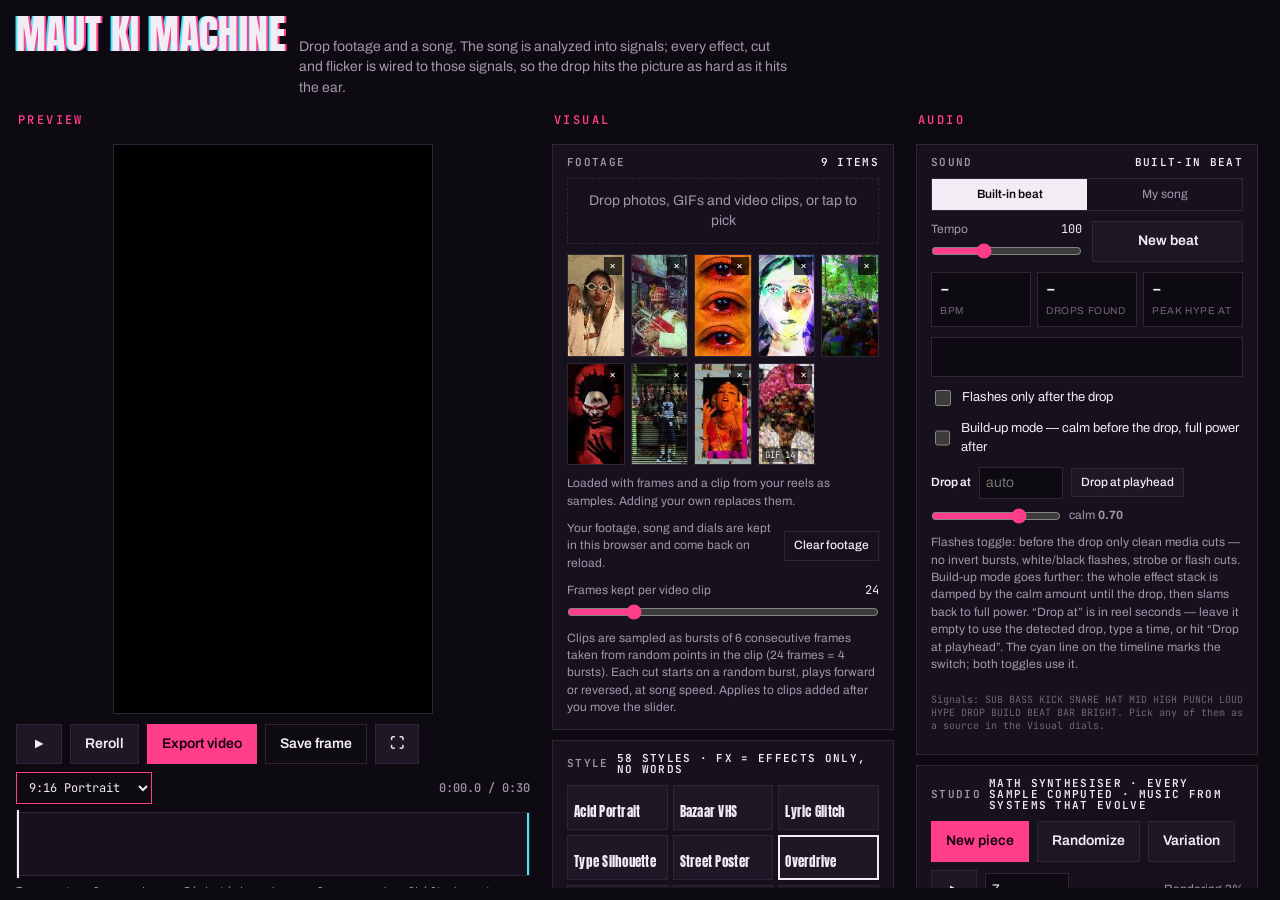
<file: index.html>
<!doctype html>
<html lang="en">
<head>
<meta charset="utf-8">
<meta name="viewport" content="width=device-width,initial-scale=1,viewport-fit=cover">
<title>Maut ki machine</title>
<meta name="claude:viewport-fit-sides" content="cover">
<link rel="preconnect" href="https://fonts.googleapis.com">
<link rel="preconnect" href="https://fonts.gstatic.com" crossorigin>
<link id="fontlink" rel="stylesheet" href="">
<link rel="stylesheet" href="css/app.css">
</head>
<body>
<header class="top">
  <h1>MAUT KI MACHINE</h1>
  <p>Drop footage and a song. The song is analyzed into signals; every effect, cut and flicker is wired to those signals, so the drop hits the picture as hard as it hits the ear.</p>
</header>

<main class="grid">
  <section class="stage" aria-label="Preview">
    <div class="coltitle">Preview</div>
    <div class="screen" id="screen">
      <canvas id="gl" width="720" height="1280" aria-label="Reel preview"></canvas>
      <div class="badge" id="badge" hidden></div>
      <div class="meters" id="meters" aria-hidden="true"></div>
      <div class="fsbar" id="fsbar"><button class="fsb" id="fsPlay" aria-label="Play">&#9654;</button><div class="fsseek" id="fsSeek"><div class="fsfill" id="fsFill"></div></div><span class="fstime" id="fsTime">0:00</span><button class="fsb" id="fsExit" aria-label="Exit full screen" title="Exit (Esc)">&#10005;</button></div>
    </div>
    <div class="transport">
      <div class="row">
        <button class="btn play" id="play" aria-label="Play">&#9654;</button>
        <button class="btn" id="reroll" title="New random cut (R)">Reroll</button>
        <button class="btn primary" id="export">Export video</button>
        <button class="btn ghost" id="still">Save frame</button>
        <button class="btn" id="fullscreen" title="Full screen preview (F)" aria-label="Full screen preview">&#x26F6;</button>
        <select id="aspect" class="fmt" aria-label="Video format" title="Video format (portrait / square / landscape)"><option value="portrait" selected>9:16 Portrait</option><option value="square">1:1 Square</option><option value="landscape">16:9 Landscape</option></select>
        <span class="time" id="time">0:00.0 / 0:30</span>
      </div>
      <div class="strip" id="strip"><canvas id="stripc" width="1120" height="128"></canvas><div class="shade" id="shadeL"></div><div class="shade" id="shadeR"></div><div class="head" id="head"></div></div>
      <div class="legend"><span>Top: cuts. Green: hype. Pink ticks: drops. Grey: words. Shift-drag to mark a render region.</span><span id="bpmInfo"></span></div>
    </div>
    <div class="stagescroll">
      <div class="row regionrow" style="width:100%">
        <span class="note" style="color:var(--fg);font-weight:600">Render region</span>
        <input class="num" id="rIn" type="number" step="0.1" min="0" placeholder="in" style="width:72px" aria-label="Region in, seconds">
        <span class="note">→</span>
        <input class="num" id="rOut" type="number" step="0.1" min="0" placeholder="out" style="width:72px" aria-label="Region out, seconds">
        <button class="btn sm" id="setIn" title="I">In at playhead</button><button class="btn sm" id="setOut" title="O">Out at playhead</button><button class="btn sm ghost" id="clearRegion" title="X">Whole reel</button>
        <span class="note" id="regionInfo"></span>
      </div>
    <div class="result" id="result" hidden></div>
    <div class="sec" id="exportSettings">
      <h2>Output</h2>
      <div class="two">
        <label class="f"><span>Length</span>
          <select id="length"><option value="15">15 s</option><option value="30" selected>30 s</option><option value="45">45 s</option><option value="60">60 s</option><option value="0">Whole song</option><option value="-1">Custom…</option></select>
          <input class="num" id="lenCustom" type="number" min="3" max="600" step="0.5" value="20" hidden aria-label="Custom length in seconds"></label>
        <label class="f"><span>Frame rate</span><select id="fps"><option value="30">30 fps</option><option value="60" selected>60 fps</option></select></label>
        <label class="f"><span>Preview size</span><select id="pvSize"><option value="540">540 × 960 (fast)</option><option value="720" selected>720 × 1280</option></select></label>
        <label class="f"><span>Export size</span><select id="exSize"><option value="720">720 × 1280</option><option value="1080" selected>1080 × 1920</option></select></label>
        <label class="f"><span>Export quality</span><select id="exQ"><option value="8">Good (8 Mbps)</option><option value="16" selected>High (16 Mbps)</option><option value="28">Max (28 Mbps)</option></select></label>
      </div>
      <p class="note">Rendering on: <b id="gpuName" style="color:var(--fg)">…</b></p>
      <p class="note" id="gpuHint" hidden>That is the integrated GPU. On Windows, Chrome picks its GPU at startup from the system setting: Settings → System → Display → Graphics → add chrome.exe → Options → <b>High performance</b>, then quit Chrome fully and reopen. (Or NVIDIA Control Panel → Manage 3D settings → Program Settings → Chrome → High-performance NVIDIA processor.)</p>
      <p class="note" id="exNote">Export renders frame by frame and encodes with your GPU, so it is never laggy, whatever the preview speed. Same seed and dials always give the same reel.</p>
    </div>
    </div>
  </section>

  <aside class="rack" id="visualRack" aria-label="Visual controls">
    <div class="coltitle">Visual</div>
    <div class="sec">
      <h2>Footage <b id="mediaCount"></b></h2>
      <label class="drop" id="drop">Drop photos, GIFs and video clips, or tap to pick
        <input type="file" id="mediaIn" accept="image/*,video/*" multiple></label>
      <div class="thumbs" id="thumbs"></div>
      <p class="note" id="sampleNote">Loaded with frames and a clip from your reels as samples. Adding your own replaces them.</p>
      <div class="row"><p class="note" style="flex:1">Your footage, song and dials are kept in this browser and come back on reload.</p><button class="btn sm ghost" id="clearMedia">Clear footage</button></div>
      <label class="f"><span>Frames kept per video clip <output id="cfOut">24</output></span><input type="range" id="clipFrames" min="12" max="72" step="6" value="24"></label>
      <p class="note">Clips are sampled as bursts of 6 consecutive frames taken from random points in the clip (24 frames = 4 bursts). Each cut starts on a random burst, plays forward or reversed, at song speed. Applies to clips added after you move the slider.</p>
    </div>
    <div class="sec">
      <h2>Style <b>58 styles · FX = effects only, no words</b></h2>
      <div class="presets" id="presets"></div>
      <div class="two" style="grid-template-columns:1fr 1fr 1fr">
        <label class="f"><span>Reactivity <output id="reactOut">1.0</output></span><input type="range" id="react" min="0" max="2" step="0.1" value="1"></label>
        <label class="f"><span>Intensity <output id="intOut">1.0</output></span><input type="range" id="intensity" min="0.3" max="2" step="0.1" value="1"></label>
        <label class="f"><span>Clarity <output id="clarOut">0.6</output></span><input type="range" id="clarity" min="0" max="1" step="0.05" value="0.6"></label>
      </div>
      <p class="note">Clarity pulls the photo back through the effects: it tames warps, melts and palette strength without touching cuts or flicker.</p>
      <div class="row"><button class="btn sm" id="randDials">Randomize dials</button><button class="btn sm ghost" id="resetDials">Reset to style</button>
        <label class="f" style="margin-left:auto"><span>Seed</span><input class="num" id="seed" type="number" min="1" max="999999" value="1312" style="width:90px"></label></div>
    </div>
    <div id="groups"></div>
    <div class="sec">
      <h2>Words <button class="btn sm" id="wordsOn" aria-pressed="false" style="margin-left:auto">Words: OFF</button></h2>
      <div id="wordsBody">
      <textarea id="lyrics" spellcheck="false" aria-label="Words">raat ka SHOR
रंग बिखरे
CHAOS in my head
sheher jal raha
नींद नहीं
DOOBE RAHO</textarea>
      <label class="f"><span>Font set</span>
        <select id="fontSet"><option value="auto" selected>Auto (style decides)</option><option value="narrow">Arial Narrow, stretched</option><option value="display">Display: Anton, Bebas, Six Caps, Archivo Black</option><option value="sans">Sans: Inter, Space Grotesk, Oswald</option><option value="serif">Serif: Playfair, Bodoni, Cormorant, Garamond</option><option value="desi">Devanagari: Khand, Teko, Noto</option><option value="mono">Mono</option></select></label>
      <p class="note">Off by default: nothing with words appears in any style until you switch Words on. On: each line is a phrase — it starts on a bar, plays its words in order on a steady grid (Word rate: bar / half-bar / beat) in one look, then rests. Hindi, Hinglish and English all work; Devanagari words switch to a face that has the script. Rate, size, stretch and glitch are in the Words dials.</p>
      <div class="row" role="radiogroup" aria-label="Words mode">
        <button class="btn sm" id="wmRandom" aria-pressed="true">Random words</button>
        <button class="btn sm" id="wmLyrics" aria-pressed="false">Timed lyrics</button>
      </div>
      <div id="lyricBox" hidden>
        <div class="row regionrow">
          <span class="note" style="color:var(--fg);font-weight:600">Spread lines</span>
          <input class="num" id="lyFrom" type="number" step="0.1" min="0" placeholder="from" style="width:70px" aria-label="Lyrics from, seconds">
          <span class="note">→</span>
          <input class="num" id="lyTo" type="number" step="0.1" min="0" placeholder="to" style="width:70px" aria-label="Lyrics to, seconds">
          <button class="btn sm" id="lySpread">Spread</button>
          <button class="btn sm ghost" id="lyReset" title="Clear all timings">Reset</button>
        </div>
        <div class="row">
          <label class="f" style="flex:1"><span>Shift everything <output id="lyOffOut">0.0 s</output></span><input type="range" id="lyOff" min="-6" max="6" step="0.05" value="0"></label>
          <label class="f"><span>Show</span><select id="lyHow"><option value="word">word by word</option><option value="line">whole line</option></select></label>
          <label class="f"><span>Max hold <output id="lyHoldOut">4.0 s</output></span><input type="range" id="lyHold" min="1" max="10" step="0.5" value="4"></label>
        </div>
        <p class="note">Sync: play the reel and press <b>L</b> when each line is sung — it stamps the next line at the playhead. Or type a time, nudge with ◀ ▶, or hit ● to set a line to the playhead. Times are reel seconds.</p>
        <div id="lyCues" class="cues"></div>
      </div>
      </div>
    </div>
    <div class="sec">
      <h2>Recipes <b>save a setup</b></h2>
      <div class="row">
        <button class="btn sm" id="recSave">Save recipe file</button>
        <label class="btn sm" style="cursor:pointer">Load recipe file<input type="file" id="recLoad" accept=".json,application/json" style="display:none"></label>
        <button class="btn sm ghost" id="recRestore">Restore last session</button>
      </div>
      <div class="row" style="align-items:stretch">
        <textarea id="recCode" rows="2" style="min-height:48px;flex:1" placeholder="Recipe code appears here. Paste one and press Apply." aria-label="Recipe code"></textarea>
        <div style="display:flex;flex-direction:column;gap:6px"><button class="btn sm" id="recCopy">Copy code</button><button class="btn sm" id="recApply">Apply</button></div>
      </div>
      <p class="note">A recipe is the style, seed, every dial with its source and depth, the words and the font set. Your footage and song are not in it; load those and the recipe recreates the edit.</p>
    </div>
  </aside>

  <aside class="rack" id="audioRack" aria-label="Audio controls">
    <div class="coltitle">Audio</div>
    <div class="sec">
      <h2>Sound <b id="soundName">Built-in beat</b></h2>
      <div class="seg" role="group" aria-label="Sound source">
        <button id="srcBeat" aria-pressed="true">Built-in beat</button>
        <button id="srcSong" aria-pressed="false">My song</button>
      </div>
      <div id="beatBox" class="two">
        <label class="f"><span>Tempo <output id="bpmOut">100</output></span><input type="range" id="bpm" min="70" max="160" value="100"></label>
        <button class="btn" id="newBeat">New beat</button>
      </div>
      <div id="songBox" hidden>
        <label class="drop" id="songDrop">Pick a song (mp3, wav, m4a, or a video with sound)
          <input type="file" id="songIn" accept="audio/*,video/*"></label>
        <div id="startWrap" hidden style="display:flex;flex-direction:column;gap:6px">
          <label class="f"><span>Song starts at <output id="startOut">0:00</output></span><input type="range" id="songStart" min="0" max="60" step="0.1" value="0"></label>
          <div class="row"><input class="num" id="startNum" type="number" min="0" step="0.1" value="0" style="width:84px" aria-label="Start in seconds"><span class="note">s</span>
            <button class="btn ghost sm" data-nudge="-1">−1 s</button><button class="btn ghost sm" data-nudge="-beat">−1 beat</button><button class="btn ghost sm" data-nudge="beat">+1 beat</button><button class="btn ghost sm" data-nudge="1">+1 s</button></div>
          <div class="row" id="dropBtns"></div>
        </div>
        <div class="row" id="tempoFix" hidden><button class="btn ghost sm" id="half">Half tempo</button><button class="btn ghost sm" id="double">Double</button><button class="btn ghost sm" id="toDrop">Start 8 s before first drop</button></div>
      </div>
      <div class="analysis" id="analysis">
        <div class="stat"><b id="stBpm">–</b><span>BPM</span></div>
        <div class="stat"><b id="stDrops">–</b><span>Drops found</span></div>
        <div class="stat"><b id="stPeak">–</b><span>Peak hype at</span></div>
      </div>
      <div class="sigbar"><canvas id="sigc" width="800" height="80"></canvas></div>
      <label class="chk"><input type="checkbox" id="dropGate"> Flashes only after the drop</label>
      <label class="chk"><input type="checkbox" id="preDrop"> Build-up mode — calm before the drop, full power after</label>
      <div class="row regionrow">
        <span class="note" style="color:var(--fg);font-weight:600">Drop at</span>
        <input class="num" id="dropAt" type="number" step="0.1" min="0" placeholder="auto" style="width:84px" aria-label="Drop time, reel seconds">
        <button class="btn sm" id="dropNow">Drop at playhead</button>
        <input type="range" id="preCalm" min="0" max="1" step="0.01" value="0.7" style="width:130px" aria-label="Calm amount before the drop">
        <span class="note">calm <b id="preCalmOut">0.70</b></span>
      </div>
      <p class="note">Flashes toggle: before the drop only clean media cuts — no invert bursts, white/black flashes, strobe or flash cuts. Build-up mode goes further: the whole effect stack is damped by the calm amount until the drop, then slams back to full power. “Drop at” is in reel seconds — leave it empty to use the detected drop, type a time, or hit “Drop at playhead”. The cyan line on the timeline marks the switch; both toggles use it.</p>
      <p class="hint">Signals: SUB BASS KICK SNARE HAT MID HIGH PUNCH LOUD HYPE DROP BUILD BEAT BAR BRIGHT. Pick any of them as a source in the Visual dials.</p>
    </div>
    <div class="sec" id="studioSec">
      <h2>Studio <b>math synthesiser · every sample computed · music from systems that evolve</b></h2>
      <div class="row">
        <button class="btn primary" id="stGen" title="A different song: new key, mode, tempo, groove, form, harmony and sounds — keeps your character dials">New piece</button>
        <button class="btn" id="stRand" title="Roll everything, dials included — always inside one evolving style so the values fit together">Randomize</button>
        <button class="btn" id="stVary" title="Same key, tempo, chords and sounds — new groove, bass figure, melodies and rhythms">Variation</button>
        <button class="btn play" id="stPlay" aria-label="Play">&#9654;</button>
        <input class="num" id="stSeed" type="number" min="1" max="999999" value="7" style="width:84px" aria-label="Seed">
        <span class="note" id="stStatus" style="flex:1;text-align:right"></span>
      </div>
      <p class="note" id="stInfo" style="margin:2px 0 6px"></p>
      <div class="strip" id="stArcWrap" style="height:84px;touch-action:none"><canvas id="stArc" width="1120" height="168" style="width:100%;height:100%"></canvas></div>
      <div class="row" style="gap:10px;align-items:center">
        <span class="note" id="stPos" style="font-family:var(--mono);min-width:92px">0:00.0 / 0:00</span>
        <input type="range" id="stSeek" min="0" max="1000" step="1" value="0" style="flex:1" aria-label="Studio playback position">
      </div>
      <div class="two" style="grid-template-columns:repeat(2,1fr)">
        <label class="f" style="grid-column:1/-1"><span>Style</span><select id="stStyle"></select></label>
        <label class="f"><span>Rhythm</span><select id="stRhythm"><option value="auto">auto</option><option value="four">four on the floor</option><option value="drive">8th-note drive</option><option value="broken">broken</option><option value="half">half-time</option><option value="ca">cellular automata</option><option value="none">none (ambient)</option></select></label>
        <label class="f"><span>Form</span><select id="stForm"><option value="auto">auto</option><option value="cooper">emergence — low, long groove in steps, dip, peak</option><option value="steps">steps — groove that keeps stepping up</option><option value="arc">arc — build/peak/break</option><option value="rise">rise — chaos → order</option><option value="twin">twin peaks</option><option value="ambient">ambient swell</option><option value="club">club — intro/drop/break/drop</option><option value="loop">loop — verse/hook</option><option value="dnb">drum &amp; bass</option></select></label>
        <label class="f"><span>Key</span><select id="stKey"></select></label>
        <label class="f"><span>Mode</span><select id="stMode"></select></label>
      </div>
      <div class="two" style="grid-template-columns:repeat(3,1fr)">
        <label class="f"><span>Tempo <output id="stTempoOut">120</output></span><input type="range" id="stTempo" min="60" max="180" step="1" value="120"></label>
        <label class="f"><span>Length <output id="stBarsOut">112 bars</output></span><input type="range" id="stBars" min="16" max="192" step="16" value="112"></label>
        <label class="f"><span>Melody math</span><select id="stMelody"><option value="auto">auto</option><option value="voss">1/f noise walk (Voss)</option><option value="lsys">L-system</option><option value="euclid">Euclidean</option><option value="fib">Fibonacci word</option><option value="lorenz">Lorenz slice</option></select></label>
        <label class="f"><span>Chord motion <output id="stMotionOut">0.30</output></span><input type="range" id="stMotion" min="0" max="1" step="0.01" value="0.3"></label>
        <label class="f"><span>Harmonic colour <output id="stColorOut">0.30</output></span><input type="range" id="stColor" min="0" max="1" step="0.01" value="0.3"></label>
        <label class="f"><span>Development <output id="stDevelopOut">0.50</output></span><input type="range" id="stDevelop" min="0" max="1" step="0.01" value="0.5"></label>
        <label class="f"><span>Chaos <output id="stChaosOut">0.35</output></span><input type="range" id="stChaos" min="0" max="1" step="0.01" value="0.35"></label>
        <label class="f"><span>Polymeter <output id="stPolyOut">0.60</output></span><input type="range" id="stPoly" min="0" max="1" step="0.01" value="0.6"></label>
        <label class="f"><span>Density <output id="stDensityOut">0.60</output></span><input type="range" id="stDensity" min="0" max="1" step="0.01" value="0.6"></label>
        <label class="f"><span>Brightness <output id="stBrightOut">0.50</output></span><input type="range" id="stBright" min="0" max="1" step="0.01" value="0.5"></label>
        <label class="f"><span>Pump <output id="stPumpOut">0.35</output></span><input type="range" id="stPump" min="0" max="1" step="0.01" value="0.35"></label>
        <label class="f"><span>Reverb <output id="stVerbOut">0.55</output></span><input type="range" id="stVerb" min="0" max="1" step="0.01" value="0.55"></label>
      </div>
      <details class="more"><summary class="note">More dials — swing, humanize, metal, drive, delay, width, arp rate</summary>
      <div class="two" style="grid-template-columns:repeat(3,1fr);margin-top:8px">
        <label class="f"><span>Swing <output id="stSwingOut">0.55</output></span><input type="range" id="stSwing" min="0.5" max="0.72" step="0.01" value="0.55"></label>
        <label class="f"><span>Humanize <output id="stHumanOut">0.35</output></span><input type="range" id="stHuman" min="0" max="1" step="0.01" value="0.35"></label>
        <label class="f"><span>Metal (FM) <output id="stMetalOut">0.25</output></span><input type="range" id="stMetal" min="0" max="1" step="0.01" value="0.25"></label>
        <label class="f"><span>Drive <output id="stDriveOut">0.20</output></span><input type="range" id="stDrive" min="0" max="1" step="0.01" value="0.2"></label>
        <label class="f"><span>Delay <output id="stDelayOut">0.40</output></span><input type="range" id="stDelay" min="0" max="1" step="0.01" value="0.4"></label>
        <label class="f"><span>Width <output id="stWidthOut">0.90</output></span><input type="range" id="stWidth" min="0" max="1" step="0.01" value="0.9"></label>
        <label class="f"><span>Arp rate</span><select id="stArpRate"><option value="16">16ths</option><option value="8">8ths</option></select></label>
      </div></details>
      <div class="two" id="stPartsG" style="grid-template-columns:repeat(2,1fr)" hidden>
        <label class="f"><span>Bass line</span><select id="stLine"><option value="auto">auto</option><option value="offbeat">offbeat</option><option value="sub">sub</option><option value="rolling">rolling 16ths</option><option value="acid">acid 303</option><option value="square">electro square</option><option value="garage">garage wobble</option><option value="reese">reese</option><option value="b808">808 glide</option><option value="walking">walking upright</option><option value="octave">octave 8ths</option><option value="log">log drum</option></select></label>
        <label class="f"><span>Chords</span><select id="stChords"><option value="auto">auto</option><option value="pad">pad</option><option value="gated">trance-gated pad</option><option value="stab">saw stabs</option><option value="dub">dub chords</option><option value="organ">organ stabs</option><option value="comp">e-piano comping</option><option value="piano">soft piano</option><option value="none">none</option></select></label>
        <label class="f"><span>Top line</span><select id="stTop"><option value="auto">auto</option><option value="riff">riff / hook</option><option value="lead">lead melody</option><option value="arp">arpeggio</option><option value="vox">vocal chops</option><option value="none">none</option></select></label>
        <label class="f"><span>Texture</span><select id="stTexG"><option value="auto">auto</option><option value="crackle">vinyl crackle</option><option value="wind">wind</option><option value="grains">granular</option><option value="chaos">Lorenz drone</option><option value="none">none</option></select></label>
      </div>
      <div class="two" id="stPartsC" style="grid-template-columns:repeat(4,1fr)">
        <label class="f"><span>Bass</span><select id="stPalBass"><option value="auto">auto</option><option value="sub">sub sine</option><option value="fm">FM</option><option value="subsaw">sub + saw</option><option value="string">plucked string</option></select></label>
        <label class="f"><span>Arp</span><select id="stPalArp"><option value="auto">auto</option><option value="synth">soft synth pluck</option><option value="blip">blip</option><option value="keys">piano / keys</option><option value="pluck">plucked string</option><option value="saw">filtered saw</option><option value="epiano">FM e-piano</option><option value="mallet">modal mallet</option><option value="bell">FM bell</option></select></label>
        <label class="f"><span>Pad</span><select id="stPalPad"><option value="auto">auto</option><option value="lush">lush unison</option><option value="supersaw">supersaw</option><option value="fmpad">FM pad</option><option value="additive">additive</option></select></label>
        <label class="f"><span>Lead</span><select id="stPalLead"><option value="auto">auto</option><option value="synth">soft synth</option><option value="keys">piano / keys</option><option value="glass">glass keys</option><option value="pluck">string</option><option value="sawlead">saw lead</option><option value="fmlead">FM lead</option><option value="mallet">mallet</option></select></label>
        <label class="f"><span>Keys</span><select id="stPalKeys"><option value="auto">auto</option><option value="felt">felt piano</option><option value="epiano">e-piano</option><option value="glass">glass</option></select></label>
        <label class="f"><span>Percussion</span><select id="stPalPerc"><option value="auto">auto</option><option value="wood">wood</option><option value="membrane">membrane</option><option value="glass">glass</option><option value="metal">metal</option></select></label>
        <label class="f"><span>Texture</span><select id="stPalTex"><option value="auto">auto</option><option value="glitch">glitch blips</option><option value="grains">granular</option><option value="wind">wind</option><option value="chaos">Lorenz drone</option><option value="crackle">vinyl crackle</option></select></label>
      </div>
      <div class="row" id="stLayers" style="flex-wrap:wrap;gap:6px 14px"></div>
      <div class="row" style="flex-wrap:wrap;gap:6px 14px;align-items:center"><span class="note" style="min-width:52px">Effects</span><span id="stFx" style="display:contents"></span><button class="btn sm ghost" id="stFxAuto" title="Let the style pick a combination again">auto</button></div>
      <div class="row">
        <button class="btn" id="stExport">Export WAV</button>
        <button class="btn" id="stUse">Use as song &rarr; reel</button>
        <button class="btn sm ghost" id="stCopy">Copy music recipe</button>
        <button class="btn sm ghost" id="stPaste">Apply recipe</button>
      </div>
      <p class="note">Every sample is computed: FM operators, Karplus–Strong strings, modal resonators (membrane, bar, glass, metal), band-limited oscillators through state-variable filters, granular clouds, an 8-line feedback-delay reverb. The music comes from systems that evolve rather than loop — Markov harmony with voice leading, a motif that develops and mutates, cellular automata rewriting rhythms every bar, logistic-map and Lorenz-attractor modulation. Fifteen styles: four on the evolving engine (cinematic, broken beat/IDM, downtempo, ambient) and eleven on a genre engine (deep house, dub techno, techno, acid, electro, UK garage, drum &amp; bass, lo-fi hip hop, trap, synthwave, amapiano), each with its own kit, groove library, bass line, chord and top-line roles, harmony loops and effect combinations. <em>New piece</em> changes the song (style, key, tempo, groove, sounds, effects) and keeps your dials; <em>Randomize</em> rolls everything inside one style; <em>Variation</em> keeps key, chords and sounds and rewrites grooves, lines and arrangement. Same seed + same dials = the same track.</p>
    </div>
  </aside>
</main>
<div class="toast" id="toast" hidden></div>

<script src="js/util.js"></script>
<script src="js/fonts.js"></script>
<script>document.getElementById('fontlink').href = FONT_LINK;</script>
<script src="js/motifs.js"></script>
<script src="js/presets.js"></script>
<script src="js/analysis.js"></script>
<script src="js/shader.js"></script>
<script src="js/mp4.js"></script>
<script src="js/samples.js"></script>
<script src="js/app.js"></script>
<script src="js/synth.js"></script>
<script src="js/studio-ui.js"></script>
</body>
</html>
</file>
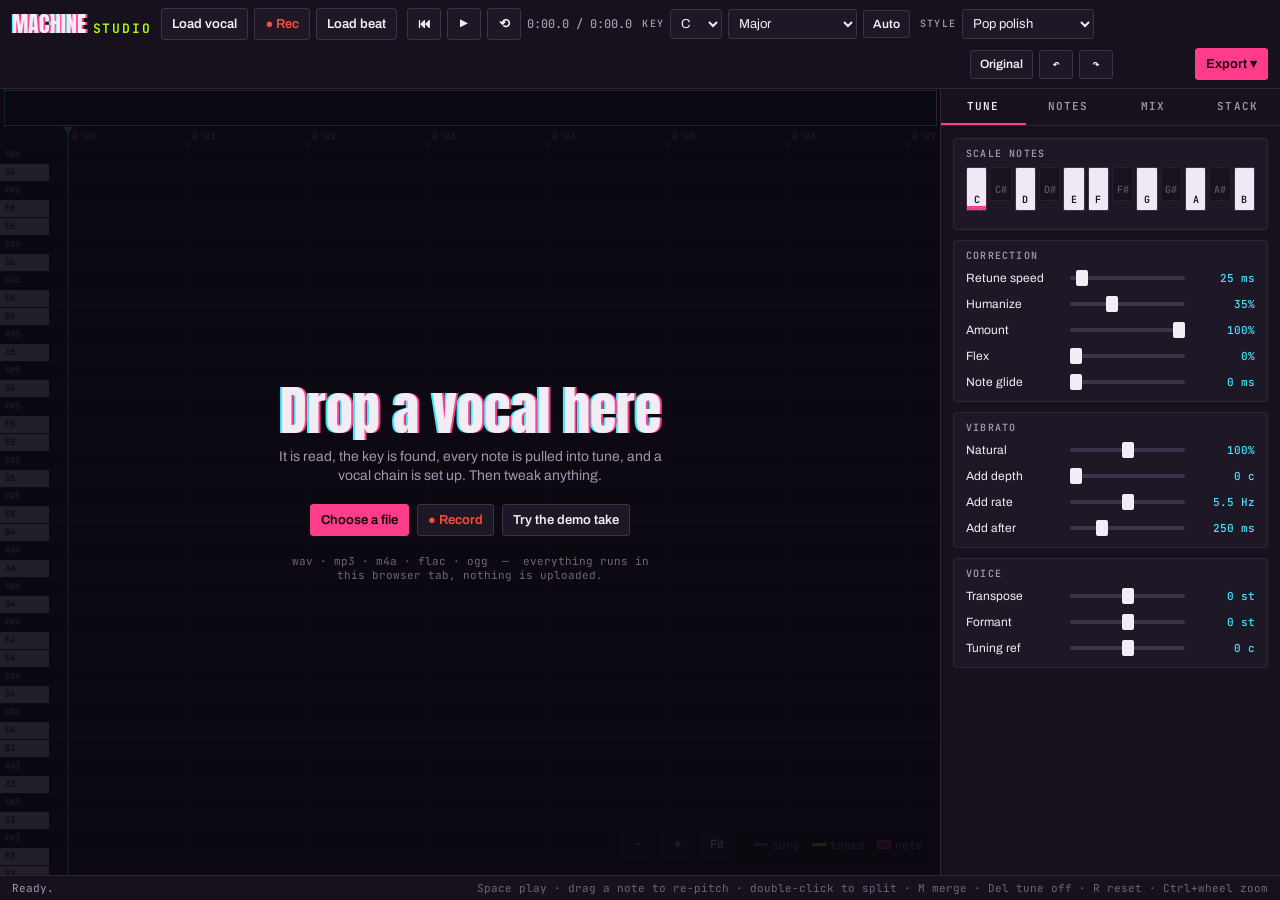
<file: studio/index.html>
<!doctype html>
<html lang="en">
<head>
<meta charset="utf-8">
<meta name="viewport" content="width=device-width, initial-scale=1, viewport-fit=cover">
<title>Machine Studio — Vocal Tune</title>
<link rel="preconnect" href="https://fonts.googleapis.com">
<link rel="preconnect" href="https://fonts.gstatic.com" crossorigin>
<link rel="stylesheet" href="https://fonts.googleapis.com/css2?family=Anton&family=Archivo:wght@400;500;600;700&family=JetBrains+Mono:wght@400;500;600&display=swap">
<link rel="stylesheet" href="css/studio.css">
</head>
<body>
<header class="bar">
  <div class="brand"><b>MACHINE</b><span>STUDIO</span></div>

  <div class="grp">
    <button class="btn" id="btnVocal" title="Load a vocal recording (wav, mp3, m4a, flac, ogg)">Load vocal</button>
    <button class="btn rec" id="btnRec" title="Record a vocal with your microphone. If a beat is loaded it plays while you record — use headphones.">● Rec</button>
    <button class="btn" id="btnBeat" title="Load a beat to sing over and mix against">Load beat</button>
    <input type="file" id="fileVocal" accept="audio/*,.wav,.mp3,.m4a,.flac,.ogg,.aif,.aiff" hidden>
    <input type="file" id="fileBeat" accept="audio/*,.wav,.mp3,.m4a,.flac,.ogg,.aif,.aiff" hidden>
  </div>

  <div class="grp transport">
    <button class="btn icon" id="btnStart" title="Back to start (Home)">⏮</button>
    <button class="btn icon play" id="btnPlay" title="Play / pause (Space)">▶</button>
    <button class="btn icon" id="btnLoop" title="Loop the selected notes or the dragged ruler range (L)">⟲</button>
    <span class="time" id="time">0:00.0 / 0:00.0</span>
  </div>

  <div class="grp">
    <label class="lbl" for="selKey">Key</label>
    <select id="selKey" title="Root note of the song"></select>
    <select id="selScale" title="Scale the vocal is pulled to"></select>
    <button class="btn sm" id="btnAutoKey" title="Detect the key again from the vocal (or from the beat if one is loaded)">Auto</button>
  </div>

  <div class="grp">
    <label class="lbl" for="selStyle">Style</label>
    <select id="selStyle" title="One-click starting points: tuning feel + mix + stacks"></select>
  </div>

  <div class="grp right">
    <button class="btn sm" id="btnAB" title="Hear the untouched recording (B)">Original</button>
    <button class="btn icon sm" id="btnUndo" title="Undo (Ctrl+Z)">↶</button>
    <button class="btn icon sm" id="btnRedo" title="Redo (Ctrl+Shift+Z)">↷</button>
    <div class="meter" title="Output level"><i id="meterL"></i><i id="meterR"></i></div>
    <div class="menu">
      <button class="btn primary" id="btnExport">Export ▾</button>
      <div class="pop" id="popExport" hidden>
        <button data-x="mix">Full mix (vocal + FX + beat)</button>
        <button data-x="vocal">Vocal with FX</button>
        <button data-x="dry">Tuned vocal, dry (for another DAW)</button>
      </div>
    </div>
  </div>
</header>

<main>
  <section class="stage" id="stage">
    <canvas id="ed" tabindex="0" aria-label="Pitch editor"></canvas>
    <div class="edtools">
      <button class="btn sm icon" id="zoomOut" title="Zoom out">−</button>
      <button class="btn sm icon" id="zoomIn" title="Zoom in">+</button>
      <button class="btn sm" id="zoomFit" title="Show the whole take">Fit</button>
      <span class="legend"><i class="lg orig"></i>sung <i class="lg tuned"></i>tuned <i class="lg note"></i>note</span>
    </div>
    <div class="empty" id="empty">
      <h1>Drop a vocal here</h1>
      <p>It is read, the key is found, every note is pulled into tune, and a vocal chain is set up. Then tweak anything.</p>
      <div class="row">
        <button class="btn primary" id="emptyLoad">Choose a file</button>
        <button class="btn rec" id="emptyRec">● Record</button>
        <button class="btn" id="emptyDemo" title="A synthetic singer, deliberately out of tune, to try the tools on">Try the demo take</button>
      </div>
      <p class="fine">wav · mp3 · m4a · flac · ogg &nbsp;—&nbsp; everything runs in this browser tab, nothing is uploaded.</p>
    </div>
    <div class="busy" id="busy" hidden><div class="bbox"><span id="busyText">Working…</span><div class="pbar"><i id="busyBar"></i></div></div></div>
    <div class="recbox" id="recbox" hidden>
      <span class="dot"></span><span id="recTime">0:00.0</span>
      <div class="meter wide"><i id="recMeter"></i></div>
      <button class="btn primary" id="recStop">Stop &amp; tune</button>
      <button class="btn sm" id="recCancel">Cancel</button>
    </div>
  </section>

  <aside class="panel">
    <nav class="tabs" id="tabs">
      <button data-tab="tune" class="on">Tune</button>
      <button data-tab="note">Notes</button>
      <button data-tab="mix">Mix</button>
      <button data-tab="stack">Stack</button>
    </nav>
    <div class="tab on" id="tab-tune"></div>
    <div class="tab" id="tab-note"></div>
    <div class="tab" id="tab-mix"></div>
    <div class="tab" id="tab-stack"></div>
  </aside>
</main>

<footer class="status"><span id="status">Ready.</span><span id="hint" class="hint">Space play · drag a note to re-pitch · double-click to split · M merge · Del tune off · R reset · Ctrl+wheel zoom</span></footer>

<script src="js/dsp/core.js"></script>
<script src="js/dsp/pitch.js"></script>
<script src="js/dsp/tune.js"></script>
<script src="js/dsp/psola.js"></script>
<script src="js/dsp/synth.js"></script>
<script src="js/dsp/index.js"></script>
<script src="js/mix.js"></script>
<script src="js/editor.js"></script>
<script src="js/app.js"></script>
</body>
</html>
</file>
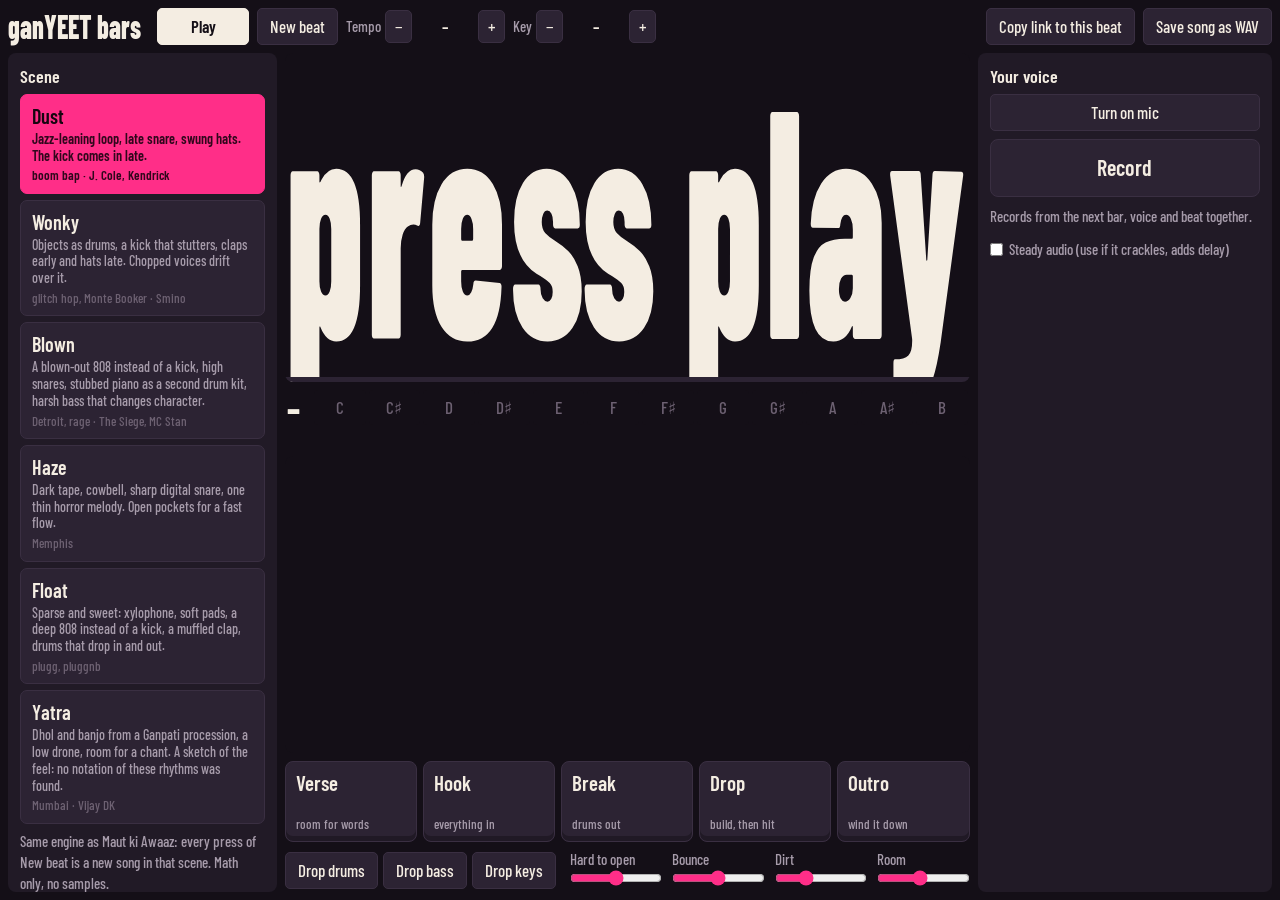
<file: beats.html>
<!doctype html>
<html lang="en">
<head>
<meta charset="utf-8">
<meta name="viewport" content="width=device-width, initial-scale=1">
<title>ganYEET bars</title>
<meta name="description" content="Live experimental hip-hop beats made from math. Pick a scene, press play, sing over it.">
<link rel="stylesheet" href="css/fonts.css">
<style>
:root{
  --ink:#f4ede2; --dim:#a79cab; --faint:#6d6172; --bg:#140f17; --rubber:#211a26; --rubber2:#2c2333; --edge:#3a2f42; --pink:#ff2e88; --brass:#ffc53d; --voice:#2ce5c8;
  --f:'Barlow Condensed','Arial Narrow','Roboto Condensed',sans-serif;
}
*{box-sizing:border-box;margin:0;padding:0}
html,body{height:100%;background:var(--bg);color:var(--ink);font-family:var(--f);font-size:17px;line-height:1.25}
button,select,input{font:inherit;color:inherit}
button{background:var(--rubber2);border:1px solid var(--edge);border-radius:5px;padding:7px 12px;cursor:pointer;font-weight:500}
button:hover{border-color:var(--dim)} button:disabled{opacity:.45;cursor:default}
:focus-visible{outline:2px solid var(--voice);outline-offset:2px}
button.lit{background:var(--pink);border-color:var(--pink);color:#160510;font-weight:600}
select{background:var(--rubber2);border:1px solid var(--edge);border-radius:5px;padding:6px 8px;width:100%}
input[type=range]{width:100%;accent-color:var(--pink);height:20px}
h2{font-size:18px;font-weight:600;margin-bottom:6px}
small,.dim{color:var(--dim);font-size:15px}
#app{height:100vh;min-height:680px;display:grid;grid-template-rows:auto minmax(0,1fr);gap:8px;padding:8px}
#top{display:flex;align-items:center;gap:8px;flex-wrap:wrap}
#logo{font-weight:800;font-size:26px;transform:scaleY(1.28);margin-right:8px;white-space:nowrap}
#play{min-width:92px;background:var(--ink);color:#140f17;border-color:var(--ink);font-weight:600}
.spin{display:inline-flex;align-items:center;gap:4px}
.spin b{min-width:58px;text-align:center;font-weight:600;font-variant-numeric:tabular-nums}
.spin button{padding:5px 9px}
.sp{flex:1}
#main{display:grid;grid-template-columns:minmax(250px,21vw) minmax(0,1fr) minmax(270px,23vw);gap:8px;min-height:0}
.col{background:var(--rubber);border-radius:8px;padding:12px;min-height:0;overflow:auto}
#centre{display:grid;grid-template-rows:minmax(120px,1fr) auto minmax(150px,.9fr) auto auto;gap:8px;min-height:0}
/* the word: stretched to fill its box, the way the reels stretch their type */
#stage{position:relative;overflow:hidden;background:var(--bg);border-radius:8px;min-height:0}
#word{position:absolute;left:0;top:0;transform-origin:0 0;font-weight:800;line-height:1;white-space:nowrap;text-transform:lowercase}
#bar{position:absolute;left:0;right:0;bottom:0;height:5px;background:var(--rubber2)} #barFill{height:100%;width:0;background:var(--pink)}
#sing{display:grid;grid-template-columns:auto 1fr;gap:4px 14px;align-items:center;padding:0 2px}
#chord{font-size:34px;font-weight:800;line-height:1;white-space:nowrap}
#chord i{font-style:normal;font-size:18px;font-weight:500;color:var(--dim);margin-left:10px}
#notes{display:grid;grid-template-columns:repeat(12,1fr);gap:3px}
.nt{text-align:center;padding:5px 0;border-radius:4px;background:var(--bg);color:var(--faint);font-weight:500;border:2px solid transparent}
.nt.sc{color:var(--dim);background:var(--rubber2)} .nt.ch{color:#1c1405;background:var(--brass);font-weight:600} .nt.me{border-color:var(--voice)}
#singTxt{grid-column:1/-1;color:var(--dim);font-size:15px;min-height:19px}
#grid{background:var(--bg);border-radius:8px;min-height:0;overflow:hidden} #grid canvas{display:block;width:100%;height:100%}
#pads{display:grid;grid-template-columns:repeat(5,1fr);gap:6px}
.pad{height:clamp(62px,9vh,92px);font-size:21px;font-weight:600;border-radius:8px;background:var(--rubber2);box-shadow:inset 0 -5px 0 rgba(0,0,0,.28);text-align:left;display:flex;flex-direction:column;justify-content:space-between;padding:8px 10px}
.pad small{font-size:13px;font-weight:500;color:var(--dim)}
.pad.lit small{color:#30071c} .pad.next{border-color:var(--brass);box-shadow:inset 0 0 0 2px var(--brass)}
.pad:active{transform:translateY(2px);box-shadow:none}
#perf{display:grid;grid-template-columns:auto minmax(0,1fr);gap:14px;align-items:center}
.btns{display:flex;gap:5px}
#dials{display:grid;grid-template-columns:repeat(4,minmax(0,1fr));gap:10px}
#dials label{display:block;font-size:15px;color:var(--dim)}
.scene{display:block;width:100%;text-align:left;margin:0 0 6px;padding:9px 11px;border-radius:7px}
.scene b{display:block;font-size:20px;font-weight:600}
.scene span{display:block;font-size:14px;color:var(--dim);line-height:1.2;margin-top:2px}
.scene em{display:block;font-style:normal;font-size:13px;color:var(--faint);margin-top:3px}
.scene.lit span,.scene.lit em{color:#30071c}
#vu{height:12px;background:var(--bg);border-radius:3px;overflow:hidden;margin:6px 0} #vuF{height:100%;width:0;background:var(--voice)}
.row{display:flex;gap:6px;align-items:center;flex-wrap:wrap;margin:6px 0}
.row label{display:flex;gap:6px;align-items:center;cursor:pointer}
#rec{width:100%;height:58px;font-size:22px;font-weight:600;background:var(--rubber2);margin:8px 0;border-radius:8px}
#rec.on{background:var(--pink);color:#160510;border-color:var(--pink)}
.take{border-top:1px solid var(--edge);padding:8px 0}
.take .row button{padding:4px 8px;font-size:15px}
#msg{position:fixed;left:50%;bottom:14px;transform:translateX(-50%);background:var(--ink);color:#140f17;padding:8px 14px;border-radius:6px;font-weight:500;display:none;z-index:9;max-width:90vw}
#saved{max-width:170px}
@media (max-width:980px){
  #app{height:auto} #main{grid-template-columns:1fr} #centre{order:-1;grid-template-rows:150px auto 170px auto auto} #pads{grid-template-columns:repeat(3,1fr)} #perf{grid-template-columns:1fr} #dials{grid-template-columns:repeat(2,1fr)}
}
@media (prefers-reduced-motion:reduce){ .pad:active{transform:none} }
</style>
</head>
<body>
<div id="app">
  <header id="top">
    <div id="logo">ganYEET bars</div>
    <button id="play">Play</button>
    <button id="new" title="N">New beat</button>
    <span class="spin" title="Tempo you feel. Trap and drill feel half their club tempo: 72 here is 144 there."><small>Tempo</small><button id="bpmD" aria-label="Slower">−</button><b id="bpm">–</b><button id="bpmU" aria-label="Faster">+</button></span>
    <span class="spin" title="Move the whole beat to fit your voice"><small>Key</small><button id="keyD" aria-label="Key down">−</button><b id="key">–</b><button id="keyU" aria-label="Key up">+</button></span>
    <div class="sp"></div>
    <button id="share">Copy link to this beat</button>
    <button id="export">Save song as WAV</button>
  </header>
  <div id="main">
    <aside class="col" id="left">
      <h2>Scene</h2>
      <div id="scenes"></div>
      <small>Same engine as Maut ki Awaaz: every press of New beat is a new song in that scene. Math only, no samples.</small>
    </aside>
    <main id="centre">
      <div id="stage"><div id="word">press play</div><div id="bar"><div id="barFill"></div></div></div>
      <div id="sing"><div id="chord">–</div><div id="notes"></div><div id="singTxt"></div></div>
      <div id="grid"><canvas id="gridCv"></canvas></div>
      <div id="pads"></div>
      <div id="perf">
                <div class="btns"><button data-mute="drums">Drop drums</button><button data-mute="bass">Drop bass</button><button data-mute="keys">Drop keys</button></div>
        <div id="dials">
          <label title="Dense and aggressive at the right, sparse and tender at the left">Hard to open<input type="range" min="0" max="100" value="50" data-dial="hard"></label>
          <label title="How syncopated the kick is and how much swing">Bounce<input type="range" min="0" max="100" value="50" data-dial="bounce"></label>
          <label title="Drive, tape and grit; the sub stays clean">Dirt<input type="range" min="0" max="100" value="30" data-dial="dirt"></label>
          <label>Room<input type="range" min="0" max="100" value="45" data-dial="space"></label>
        </div>
      </div>
    </main>
    <aside class="col" id="right">
      <h2>Your voice</h2>
      <button id="mic" style="width:100%">Turn on mic</button>
      <div id="micBox" hidden>
        <select id="micSel" aria-label="Microphone" style="margin-top:6px"></select>
        <div id="vu"><div id="vuF"></div></div>
        <div class="row"><label><input type="checkbox" id="mon"> Hear myself</label><small id="lat"></small></div>
        <small id="monHint">Wear wired headphones first. Speakers feed back, and Bluetooth arrives too late to sing to.</small>
        <div class="row" style="margin-top:8px"><small>Voice sound</small><select id="fx" style="flex:1;width:auto"><option value="dry">Dry</option><option value="room" selected>Small room</option><option value="slap">Slap echo</option><option value="big">Big hall</option></select></div>
        <label class="dim" style="display:block">Beat level<input type="range" min="0" max="100" value="100" id="beatG"></label>
        <label class="dim" style="display:block">Voice level<input type="range" min="0" max="150" value="100" id="voxG"></label>
        <div class="row"><label><input type="checkbox" id="listens" checked> Beat listens to me</label></div>
        <small>While you sing, the melody waits and the keys make room. When you stop, it comes back.</small>
      </div>
      <button id="rec">Record</button>
      <small id="recTxt">Records from the next bar, voice and beat together.</small>
      <div id="takes" style="margin-top:6px"></div>
      <div class="row" style="margin-top:14px"><label class="dim"><input type="checkbox" id="steady"> Steady audio (use if it crackles, adds delay)</label></div>
    </aside>
  </div>
</div>
<div id="msg" role="status"></div>
<script src="js/engine/00-util.js"></script>
<script src="js/engine/10-dsp.js"></script>
<script src="js/engine/20-drums.js"></script>
<script src="js/engine/21-synth.js"></script>
<script src="js/engine/22-fx.js"></script>
<script src="js/engine/23-fx2.js"></script>
<script src="js/engine/24-synth2.js"></script>
<script src="js/engine/25-inst.js"></script>
<script src="js/engine/30-mixer.js"></script>
<script src="js/engine/40-theory.js"></script>
<script src="js/engine/50-parts.js"></script>
<script src="js/engine/51-parts2.js"></script>
<script src="js/engine/52-acid.js"></script>
<script src="js/engine/55-composer.js"></script>
<script src="js/engine/56-moves.js"></script>
<script src="js/engine/58-target.js"></script>
<script src="js/engine/59-norm.js"></script>
<script src="js/engine/60-worlds.js"></script>
<script src="js/engine/61-worlds2.js"></script>
<script src="js/engine/62-ghosts.js"></script>
<script src="js/engine/63-ao.js"></script>
<script src="js/engine/80-engine.js"></script>
<script src="js/beats/10-voices.js"></script>
<script src="js/beats/20-scenes.js"></script>
<script src="js/beats/30-engine.js"></script>
<script src="js/beats/host.js"></script>
<script src="js/beats/app.js"></script>
</body>
</html>
</file>
<file: css/app.css>
/* Layout: 9:16 stage + transport left, modular rack right (collapsible groups). Dark only: it's a video tool. */
:root{
  --ink:#0d0a11; --panel:#16111c; --panel2:#1e1726; --line:#2e2538; --fg:#f2ecf5; --muted:#a296ad; --dim:#6f6579;
  --hot:#ff3d8b; --cyan:#41e6ff; --lime:#b6ff00; --rec:#ff4b3a;
  --display:'Anton','TeX Gyre Heros Cn','Oswald',Impact,'Arial Narrow',sans-serif;
  --body:'Archivo','Helvetica Neue',Arial,sans-serif;
  --mono:'JetBrains Mono',ui-monospace,'DejaVu Sans Mono',monospace;
  color-scheme:dark;
}
html,body{height:100%}
body{background:var(--ink);color:var(--fg);font-family:var(--body);font-size:14px;line-height:1.45;
  padding-left:max(16px,env(safe-area-inset-left,0px));padding-right:max(16px,env(safe-area-inset-right,0px));padding-block:14px 28px}
*{box-sizing:border-box}
button,input,select,textarea{font:inherit;color:inherit}
:focus-visible{outline:2px solid var(--cyan);outline-offset:2px}
.top{display:flex;align-items:baseline;gap:14px;flex-wrap:wrap;margin:0 0 12px}
.top h1{font-family:var(--display);font-weight:400;font-size:clamp(26px,4vw,40px);letter-spacing:.01em;line-height:1;margin:0;text-shadow:2px 0 var(--hot),-2px 0 var(--cyan)}
.top p{margin:0;color:var(--muted);max-width:62ch}
/* three panels: preview | visual controls | audio controls */
.grid{display:grid;grid-template-columns:minmax(300px,520px) minmax(340px,1fr) minmax(340px,1fr);gap:16px;align-items:start}
.coltitle{font:600 12px/1 var(--mono);letter-spacing:.2em;text-transform:uppercase;color:var(--hot);padding:4px 2px 8px;position:sticky;top:0;z-index:3;background:var(--ink);align-self:stretch}
@media (min-width:1101px){
  body{height:100vh;margin:0;overflow:hidden;display:flex;flex-direction:column;padding-bottom:12px}
  .grid{flex:1;min-height:0;align-items:stretch}
  .stage,.rack{height:100%;min-height:0;overflow-y:auto;overscroll-behavior:contain;padding-right:6px;scrollbar-width:thin;scrollbar-color:var(--line) transparent}
  /* the preview column scrolls as one; the preview is sized so it and the transport fit the first screen */
  .stage{overflow-y:auto}
  .stage .screen{width:min(100%,max(200px,calc((100vh - 330px) * var(--ar,.5625))),var(--sw,440px))}
  .stage > .stagescroll{flex:0 0 auto;min-height:0;overflow:visible;overscroll-behavior:contain;width:100%;display:flex;flex-direction:column;gap:10px;align-items:center;padding-right:6px;scrollbar-width:thin;scrollbar-color:var(--line) transparent}
  .stagescroll > .sec{align-self:stretch}
}
@media (max-width:1100px){
  .grid{grid-template-columns:minmax(280px,400px) minmax(0,1fr)}
  .stage{grid-row:1 / span 2}
  #visualRack,#audioRack{grid-column:2}
}
@media (max-width:760px){.grid{grid-template-columns:minmax(0,1fr)} .stage{grid-row:auto} #visualRack,#audioRack{grid-column:auto}}
.stage{display:flex;flex-direction:column;gap:10px;align-items:center;min-width:0}
@media (max-width:1100px) and (min-width:761px){.stage{position:sticky;top:10px}}
.stage > .sec,.stagescroll > .sec{align-self:stretch}
.stage > *,.rack > *{flex-shrink:0}
.stagescroll{display:flex;flex-direction:column;gap:10px;align-items:center;width:100%}
.screen{position:relative;width:min(100%,calc(64vh * var(--ar,.5625)),var(--sw,440px));aspect-ratio:var(--arc,9/16);max-width:100%;background:#000;border:1px solid var(--line);overflow:hidden}
.screen canvas{width:100%;height:100%;display:block}
/* full screen preview: the canvas fits the screen at its own aspect, a slim control bar appears on mouse move */
.fsbar{display:none}
.screen:fullscreen{width:100vw!important;height:100vh;max-width:none;aspect-ratio:auto;border:0;display:flex;align-items:center;justify-content:center;background:#000}
.screen:fullscreen canvas{width:auto;height:auto;max-width:100vw;max-height:100vh;aspect-ratio:var(--arc,9/16);width:min(100vw,calc(100vh * var(--ar,.5625)))}
.screen:fullscreen .fsbar{display:flex;position:absolute;left:50%;bottom:22px;transform:translateX(-50%);width:min(720px,92vw);gap:12px;align-items:center;padding:10px 14px;background:rgba(10,8,14,.72);border:1px solid rgba(255,255,255,.12);backdrop-filter:blur(8px);transition:opacity .25s;z-index:5}
.screen:fullscreen.idle .fsbar{opacity:0;pointer-events:none}
.screen:fullscreen.idle{cursor:none}
.fsb{background:none;border:0;color:#fff;font-size:18px;width:34px;height:34px;cursor:pointer}
.fsseek{flex:1;height:6px;background:rgba(255,255,255,.18);cursor:pointer;position:relative}
.fsfill{position:absolute;left:0;top:0;bottom:0;width:0;background:var(--hot)}
.fstime{font:12px/1 var(--mono);color:#ddd;min-width:92px;text-align:right}
.screen.drag{outline:3px dashed var(--hot);outline-offset:-10px}
.badge{position:absolute;top:10px;left:10px;font:600 11px/1 var(--mono);letter-spacing:.06em;padding:6px 8px;background:rgba(0,0,0,.6);text-transform:uppercase}
.badge.rec{background:var(--rec)}
.meters{display:none!important;position:absolute;right:8px;bottom:8px;display:flex;gap:3px;align-items:flex-end;height:60px;pointer-events:none}
.meters i{display:block;width:5px;background:var(--lime);height:2px;opacity:.85}
.transport{width:100%;display:flex;flex-direction:column;gap:8px}
.row{display:flex;gap:8px;align-items:center;flex-wrap:wrap}
.btn{border:1px solid var(--line);background:var(--panel2);padding:9px 14px;cursor:pointer;font-weight:600}
.btn:hover{border-color:var(--muted)}
.btn.primary{background:var(--hot);border-color:var(--hot);color:#16040c}
.btn.ghost{background:transparent}
.btn.sm{padding:5px 9px;font-size:12px;font-weight:500}
.btn:disabled{opacity:.45;cursor:not-allowed}
.btn.play{width:46px;padding:9px 0;text-align:center;font-family:var(--mono)}
.time{font:500 12px var(--mono);color:var(--muted);font-variant-numeric:tabular-nums;margin-left:auto}
.strip{position:relative;height:64px;border:1px solid var(--line);background:var(--panel);cursor:pointer}
.strip canvas{width:100%;height:100%;display:block}
.strip .head{position:absolute;top:-3px;bottom:-3px;width:2px;background:var(--fg);left:0;pointer-events:none}
.legend{font:11px var(--mono);color:var(--muted);display:flex;justify-content:space-between;gap:8px;flex-wrap:wrap}
.rack{display:flex;flex-direction:column;gap:10px;min-width:0}
.sec{background:var(--panel);border:1px solid var(--line);padding:12px 14px;display:flex;flex-direction:column;gap:10px}
.sec h2{margin:0;font:600 11px/1 var(--mono);letter-spacing:.12em;text-transform:uppercase;color:var(--muted);display:flex;justify-content:space-between;gap:8px;align-items:center}
.sec h2 b{color:var(--fg);font-weight:600}
details.sec>summary{list-style:none;cursor:pointer;margin:-12px -14px;padding:12px 14px}
details.sec>summary::-webkit-details-marker{display:none}
details.sec>summary h2::after{content:'+';font-size:14px;color:var(--dim)}
details.sec[open]>summary h2::after{content:'–'}
details.sec[open]>summary{margin-bottom:0}
.drop{border:1px dashed var(--line);padding:12px;text-align:center;color:var(--muted);cursor:pointer;display:block}
.drop:hover,.drop.drag{border-color:var(--hot);color:var(--fg)}
.drop input{display:none}
.thumbs{display:grid;grid-template-columns:repeat(auto-fill,minmax(52px,1fr));gap:6px}
.thumb{position:relative;aspect-ratio:9/16;background:#000 center/cover no-repeat;border:1px solid var(--line)}
.thumb .x{position:absolute;top:2px;right:2px;width:18px;height:18px;border:0;background:rgba(0,0,0,.7);color:#fff;font:12px/18px var(--mono);padding:0;cursor:pointer}
.thumb .v{position:absolute;bottom:2px;left:3px;font:9px var(--mono);color:#fff;text-shadow:0 0 3px #000;background:rgba(0,0,0,.5);padding:1px 3px}
.note{font-size:12px;color:var(--muted);margin:0}
.presets{display:grid;grid-template-columns:repeat(3,1fr);gap:5px}
.preset{border:1px solid var(--line);background:var(--panel2);padding:0;text-align:left;cursor:pointer;display:flex;flex-direction:column;overflow:hidden}
.preset .sw{height:12px}
.preset .tx{padding:5px 6px 6px}
.preset .nm{font-family:var(--display);font-size:13px;letter-spacing:.02em;line-height:1.05}
.preset[aria-pressed="true"]{border-color:var(--fg);box-shadow:inset 0 0 0 1px var(--fg)}
label.f{display:flex;flex-direction:column;gap:4px;font-size:12px;color:var(--muted)}
label.f span{display:flex;justify-content:space-between}
label.f output{font-family:var(--mono);color:var(--fg)}
input[type=range]{width:100%;accent-color:var(--hot);margin:0}
textarea{width:100%;min-height:80px;resize:vertical;background:var(--ink);border:1px solid var(--line);padding:8px;font-family:var(--mono);font-size:12.5px;line-height:1.5}
select,.num{background:var(--ink);border:1px solid var(--line);padding:6px 6px;max-width:100%}
.seg{display:flex;border:1px solid var(--line)}
.seg button{flex:1;border:0;background:transparent;padding:7px 4px;cursor:pointer;font-size:12px;color:var(--muted)}
.seg button[aria-pressed="true"]{background:var(--fg);color:var(--ink);font-weight:600}
.two{display:grid;grid-template-columns:1fr 1fr;gap:10px}
.chk{display:flex;gap:8px;align-items:center;font-size:13px;cursor:pointer}
.chk input{accent-color:var(--hot);width:16px;height:16px}
.toast{position:fixed;pointer-events:none;left:50%;bottom:calc(18px + env(safe-area-inset-bottom,0px));transform:translateX(-50%);background:var(--fg);color:var(--ink);padding:9px 14px;font-weight:600;z-index:20;max-width:calc(100% - 32px)}
.result{display:flex;flex-direction:column;gap:8px;width:min(100%,560px)}
.result video{width:calc(160px * max(1, var(--ar,.5625) * 1.2));aspect-ratio:var(--arc,9/16);background:#000;border:1px solid var(--line)}
/* modulation rows */
.mods{display:flex;flex-direction:column;gap:7px}
.mod{display:grid;grid-template-columns:92px minmax(0,1fr) 74px 54px;gap:6px;align-items:center;font-size:12px}
.mod .nm{color:var(--fg);white-space:nowrap;overflow:hidden;text-overflow:ellipsis}
.mod .nm small{display:block;color:var(--dim);font:10px var(--mono)}
.mod select{padding:3px 2px;font-size:11px;font-family:var(--mono)}
.mod input[type=range].dp{accent-color:var(--cyan)}
.mod .val{font:10px var(--mono);color:var(--dim);text-align:right}
.mhead{display:grid;grid-template-columns:92px minmax(0,1fr) 74px 54px;gap:6px;font:10px var(--mono);color:var(--dim);letter-spacing:.06em;text-transform:uppercase}
.analysis{display:grid;grid-template-columns:repeat(3,1fr);gap:6px}
.stat{background:var(--ink);border:1px solid var(--line);padding:6px 8px}
.stat b{display:block;font:600 16px var(--mono);color:var(--fg)}
.stat span{font-size:10px;color:var(--dim);text-transform:uppercase;letter-spacing:.06em}
.sigbar{position:relative;height:40px;border:1px solid var(--line);background:var(--ink)}
.sigbar canvas{width:100%;height:100%;display:block}
.hint{font:10px var(--mono);color:var(--dim)}
@media (prefers-reduced-motion:reduce){.top h1{text-shadow:none}}

.strip .shade{position:absolute;top:0;bottom:0;background:rgba(13,10,17,.72);pointer-events:none;width:0}
.strip .shade#shadeL{left:0;border-right:2px solid var(--cyan)}
.strip .shade#shadeR{right:0;border-left:2px solid var(--cyan)}
.regionrow .num{padding:5px 6px}
#dropBtns:empty{display:none}
[hidden]{display:none!important}
.thumb.bad{background:repeating-linear-gradient(45deg,#2a1d1d,#2a1d1d 7px,#351f1f 7px,#351f1f 14px);border-color:#7a3b3b;display:flex;align-items:flex-end;justify-content:center}
.thumb.bad .v{background:#7a3b3b;color:#ffd9d9;font-size:9px;max-width:100%;overflow:hidden;text-overflow:ellipsis;white-space:nowrap}
.thumb .x.rt{right:22px;background:#2f6b4a}

.cues{max-height:260px;overflow:auto;border:1px solid var(--line);border-radius:6px;margin-top:6px}
.cue{display:grid;grid-template-columns:62px 22px 22px 22px 1fr;gap:4px;align-items:center;padding:4px 6px;border-bottom:1px solid var(--line);font-size:12px}
.cue:last-child{border-bottom:0}
.cue input.num{width:100%;padding:3px 4px;font-size:12px}
.cue button{padding:2px 0;font-size:11px;line-height:1.2}
.cue .txt{overflow:hidden;text-overflow:ellipsis;white-space:nowrap;color:var(--fg)}
.cue.next .txt{color:var(--hot);font-weight:600}
.cue.unset .txt{color:var(--muted)}
details.more>summary{cursor:pointer;list-style:none;padding:4px 0}
details.more>summary::-webkit-details-marker{display:none}
details.more>summary::before{content:'+ ';color:var(--hot)}
details.more[open]>summary::before{content:'− '}
#wordsBody.off{opacity:.4}
.locked{opacity:.45;filter:grayscale(.6)}

.transport select.fmt{padding:6px 8px;font-family:var(--mono);font-size:12px;border-color:var(--hot);color:var(--fg)}
</file>
<file: studio/css/studio.css>
/* Machine Studio. Dark only: same family as the reel machine, laid out as a DAW (bar / editor / rack). */
:root{
  --ink:#0d0a11; --panel:#16111c; --panel2:#1e1726; --panel3:#261d30; --line:#2e2538; --line2:#3d3249;
  --fg:#f2ecf5; --muted:#a296ad; --dim:#6f6579;
  --hot:#ff3d8b; --cyan:#41e6ff; --lime:#b6ff00; --rec:#ff4b3a; --amber:#ffb53d;
  --display:'Anton','Oswald',Impact,'Arial Narrow',sans-serif;
  --body:'Archivo','Helvetica Neue',Arial,sans-serif;
  --mono:'JetBrains Mono',ui-monospace,'DejaVu Sans Mono',monospace;
  color-scheme:dark;
}
*{box-sizing:border-box}
html,body{height:100%;margin:0}
body{background:var(--ink);color:var(--fg);font-family:var(--body);font-size:13px;line-height:1.4;display:flex;flex-direction:column;overflow:hidden}
button,input,select{font:inherit;color:inherit}
:focus-visible{outline:2px solid var(--cyan);outline-offset:1px}
[hidden]{display:none!important}

.bar{display:flex;align-items:center;gap:8px 10px;flex-wrap:wrap;padding:8px max(12px,env(safe-area-inset-right,0px)) 8px max(12px,env(safe-area-inset-left,0px));background:var(--panel);border-bottom:1px solid var(--line)}
.brand{display:flex;align-items:baseline;gap:6px;font-family:var(--display);font-size:22px;line-height:1;letter-spacing:.01em}
.brand b{font-weight:400;text-shadow:1.5px 0 var(--hot),-1.5px 0 var(--cyan)}
.brand span{color:var(--lime);font-size:13px;font-family:var(--mono);font-weight:600;letter-spacing:.14em}
.grp{display:flex;align-items:center;gap:6px}
.grp.right{margin-left:auto}
.lbl{font:600 10px/1 var(--mono);letter-spacing:.12em;text-transform:uppercase;color:var(--muted)}
.btn{border:1px solid var(--line2);background:var(--panel2);padding:6px 10px;cursor:pointer;font-weight:600;white-space:nowrap;border-radius:3px}
.btn:hover{border-color:var(--muted);background:var(--panel3)}
.btn:disabled{opacity:.4;cursor:not-allowed}
.btn.primary{background:var(--hot);border-color:var(--hot);color:#16040c}
.btn.primary:hover{background:#ff5c9e}
.btn.sm{padding:5px 9px;font-size:12px}
.btn.icon{min-width:34px;padding-inline:0;text-align:center;font-family:var(--mono)}
.btn.rec{color:var(--rec)}
.btn.on{background:var(--lime);border-color:var(--lime);color:#131a00}
.btn.play.on{background:var(--cyan);border-color:var(--cyan);color:#021a1f}
select{background:var(--panel2);border:1px solid var(--line2);padding:6px 6px;border-radius:3px;max-width:132px}
.time{font:500 12px var(--mono);color:var(--muted);font-variant-numeric:tabular-nums;min-width:104px}
.meter{display:flex;flex-direction:column;gap:2px;width:70px;height:16px;justify-content:center}
.meter i{display:block;height:5px;background:linear-gradient(90deg,var(--lime) 0 70%,var(--amber) 70% 90%,var(--rec) 90%);background-size:70px 100%;width:0;transition:width .05s linear}
.meter.wide{width:160px}.meter.wide i{background-size:160px 100%;height:8px}
.menu{position:relative}
.pop{position:absolute;right:0;top:calc(100% + 4px);background:var(--panel2);border:1px solid var(--line2);display:flex;flex-direction:column;min-width:260px;z-index:20;box-shadow:0 12px 30px rgba(0,0,0,.5);border-radius:3px}
.pop button{background:none;border:0;text-align:left;padding:10px 12px;cursor:pointer}
.pop button:hover{background:var(--panel3)}

main{flex:1;min-height:0;display:grid;grid-template-columns:minmax(0,1fr) 340px}
.stage{position:relative;min-width:0;min-height:0;background:#0b0810}
#ed{position:absolute;inset:0;width:100%;height:100%;display:block;touch-action:none;outline:none}
.edtools{position:absolute;right:10px;bottom:10px;display:flex;gap:6px;align-items:center;background:rgba(13,10,17,.82);padding:5px 6px;border:1px solid var(--line);border-radius:4px}
.legend{font:11px var(--mono);color:var(--muted);display:flex;gap:4px;align-items:center;margin-left:6px}
.lg{display:inline-block;width:14px;height:3px;margin-left:8px}
.lg.orig{background:rgba(255,255,255,.4)}.lg.tuned{background:var(--lime)}.lg.note{height:9px;background:rgba(255,61,139,.55);border:1px solid var(--hot)}
.empty{position:absolute;inset:0;display:flex;flex-direction:column;align-items:center;justify-content:center;text-align:center;padding:24px;gap:10px;background:rgba(11,8,16,.88)}
.empty h1{font-family:var(--display);font-weight:400;font-size:clamp(30px,5vw,54px);margin:0;line-height:1;text-shadow:2px 0 var(--hot),-2px 0 var(--cyan)}
.empty p{margin:0;color:var(--muted);max-width:52ch;font-size:14px}
.empty .fine{font:11px var(--mono);color:var(--dim)}
.empty .row{display:flex;gap:8px;flex-wrap:wrap;justify-content:center;margin:8px 0}
.stage.drag::after{content:attr(data-drop);z-index:8;position:absolute;inset:10px;border:3px dashed var(--hot);display:flex;align-items:center;justify-content:center;font:400 34px var(--display);background:rgba(13,10,17,.8);pointer-events:none}
.busy{position:absolute;inset:0;display:flex;align-items:center;justify-content:center;background:rgba(11,8,16,.72);z-index:5}
.bbox{background:var(--panel);border:1px solid var(--line2);padding:16px 20px;min-width:260px;font:500 12px var(--mono);border-radius:4px}
.pbar{height:4px;background:var(--line);margin-top:10px}.pbar i{display:block;height:100%;width:0;background:var(--lime)}
.recbox{position:absolute;left:50%;top:70px;transform:translateX(-50%);display:flex;align-items:center;gap:12px;background:var(--panel);border:1px solid var(--rec);padding:10px 14px;z-index:6;font:600 14px var(--mono);border-radius:4px}
.recbox .dot{width:10px;height:10px;border-radius:50%;background:var(--rec);animation:blink 1s steps(2) infinite}
@keyframes blink{50%{opacity:.2}}

.panel{background:var(--panel);border-left:1px solid var(--line);display:flex;flex-direction:column;min-height:0}
.tabs{display:flex;border-bottom:1px solid var(--line)}
.tabs button{flex:1;background:none;border:0;border-bottom:2px solid transparent;padding:10px 4px;cursor:pointer;font:600 11px var(--mono);letter-spacing:.1em;text-transform:uppercase;color:var(--muted)}
.tabs button.on{color:var(--fg);border-bottom-color:var(--hot)}
.tab{display:none;flex:1;min-height:0;overflow-y:auto;padding:12px;flex-direction:column;gap:10px}
.tab.on{display:flex}
.sec{border:1px solid var(--line);background:var(--panel2);padding:10px 12px;display:flex;flex-direction:column;gap:8px;border-radius:3px}
.sec.off .ctl{opacity:.4}
.sec h3{margin:0;font:600 10px/1 var(--mono);letter-spacing:.12em;text-transform:uppercase;color:var(--muted);display:flex;align-items:center;gap:8px;justify-content:space-between}
.sec h3 em{font-style:normal;color:var(--lime);letter-spacing:0;text-transform:none}
.sec p{margin:0;color:var(--muted);font-size:12px}
.ctl{display:grid;grid-template-columns:96px minmax(0,1fr) 62px;align-items:center;gap:8px}
.ctl .n{color:var(--fg);font-size:12px;cursor:default;user-select:none}
.ctl .v{font:500 11px var(--mono);color:var(--cyan);text-align:right;font-variant-numeric:tabular-nums;white-space:nowrap}
input[type=range]{-webkit-appearance:none;appearance:none;width:100%;height:18px;background:none;margin:0;cursor:pointer}
input[type=range]::-webkit-slider-runnable-track{height:4px;background:var(--line2);border-radius:2px}
input[type=range]::-moz-range-track{height:4px;background:var(--line2);border-radius:2px}
input[type=range]::-webkit-slider-thumb{-webkit-appearance:none;width:12px;height:16px;margin-top:-6px;background:var(--fg);border-radius:2px;border:0}
input[type=range]::-moz-range-thumb{width:12px;height:16px;background:var(--fg);border-radius:2px;border:0}
input[type=range]:hover::-webkit-slider-thumb{background:var(--hot)}
.tog{appearance:none;-webkit-appearance:none;width:30px;height:16px;border-radius:8px;background:var(--line2);position:relative;cursor:pointer;margin:0;flex:none}
.tog::after{content:'';position:absolute;top:2px;left:2px;width:12px;height:12px;border-radius:50%;background:var(--muted);transition:left .12s}
.tog:checked{background:var(--lime)}.tog:checked::after{left:16px;background:#131a00}
.keys{display:grid;grid-template-columns:repeat(12,1fr);gap:3px}
.keys button{height:44px;border:1px solid var(--line2);background:#efe9f3;color:#16111c;font:600 10px var(--mono);cursor:pointer;display:flex;align-items:flex-end;justify-content:center;padding:0 0 4px;border-radius:2px;opacity:.28}
.keys button.blk{background:#0b0810;color:var(--fg);height:34px}
.keys button.in{opacity:1}
.keys button.root{box-shadow:inset 0 -4px 0 var(--hot)}
.rowb{display:flex;gap:6px;flex-wrap:wrap;align-items:center}
.pill{font:500 11px var(--mono);color:var(--muted);border:1px solid var(--line2);padding:3px 7px;border-radius:10px;cursor:pointer;background:none}
.pill:hover,.pill.on{color:var(--fg);border-color:var(--hot)}
.big{font:400 28px/1 var(--display);letter-spacing:.02em}
.eq{width:100%;height:70px;display:block;background:#0b0810;border:1px solid var(--line)}
.gr{height:4px;background:var(--line);position:relative}.gr i{position:absolute;right:0;top:0;bottom:0;background:var(--amber);width:0}
.voice h3 input[type=text]{background:none;border:0;border-bottom:1px solid transparent;font:inherit;color:var(--fg);width:120px;letter-spacing:.06em}
.x{background:none;border:0;color:var(--dim);cursor:pointer;font:14px var(--mono);padding:0 2px}.x:hover{color:var(--rec)}
.status .work::after{content:'  · rendering…';color:var(--lime)}
.status{display:flex;justify-content:space-between;gap:16px;padding:5px 12px;background:var(--panel);border-top:1px solid var(--line);font:11px var(--mono);color:var(--muted);white-space:nowrap;overflow:hidden}
.status .hint{color:var(--dim);overflow:hidden;text-overflow:ellipsis}
.num{background:var(--panel);border:1px solid var(--line2);padding:4px 6px;width:78px;font:500 12px var(--mono);border-radius:3px}
.ctl .rowb{flex-wrap:nowrap;gap:4px}
.ctl .btn.icon{min-width:26px;padding:3px 0}

@media (max-width:900px){
  body{overflow:auto}
  main{grid-template-columns:minmax(0,1fr);grid-template-rows:56vh auto}
  .panel{border-left:0;border-top:1px solid var(--line)}
  .tab{overflow:visible}
  .status .hint{display:none}
  .grp.right{margin-left:0}
}
</file>
